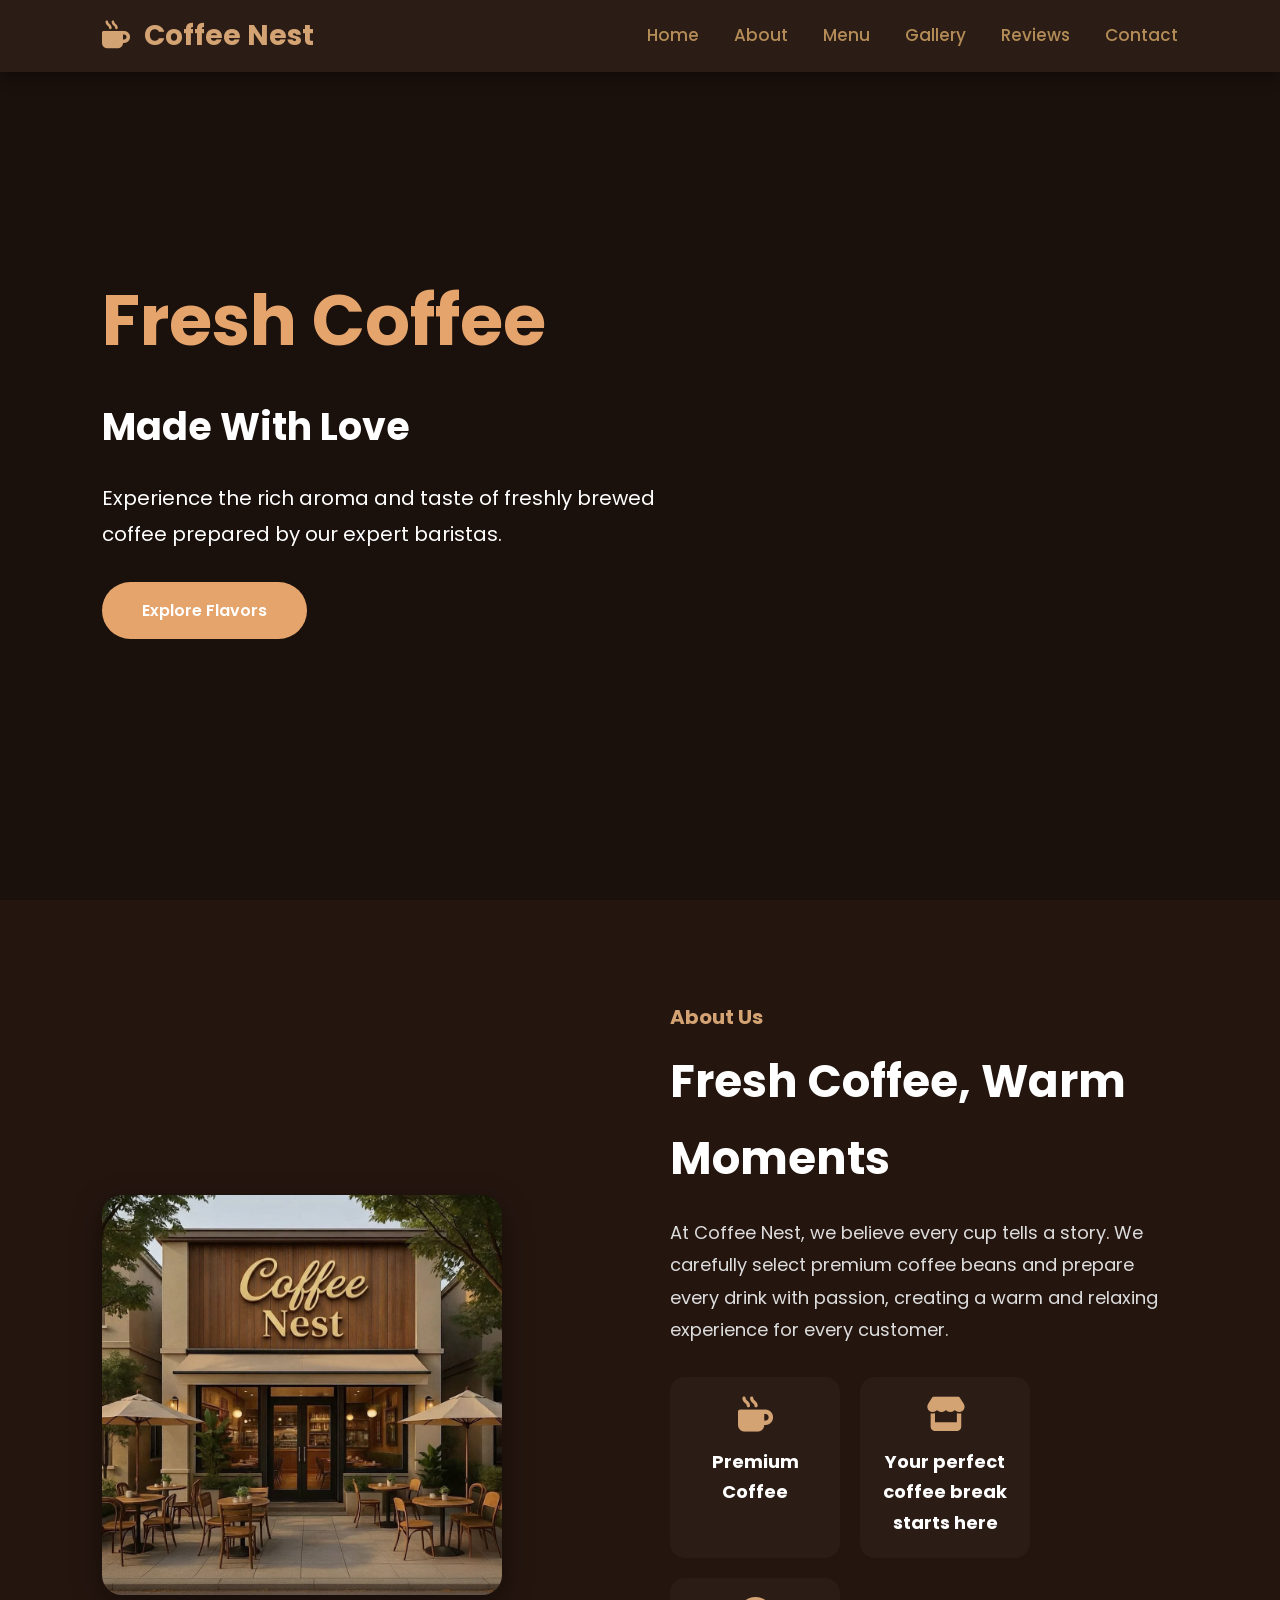
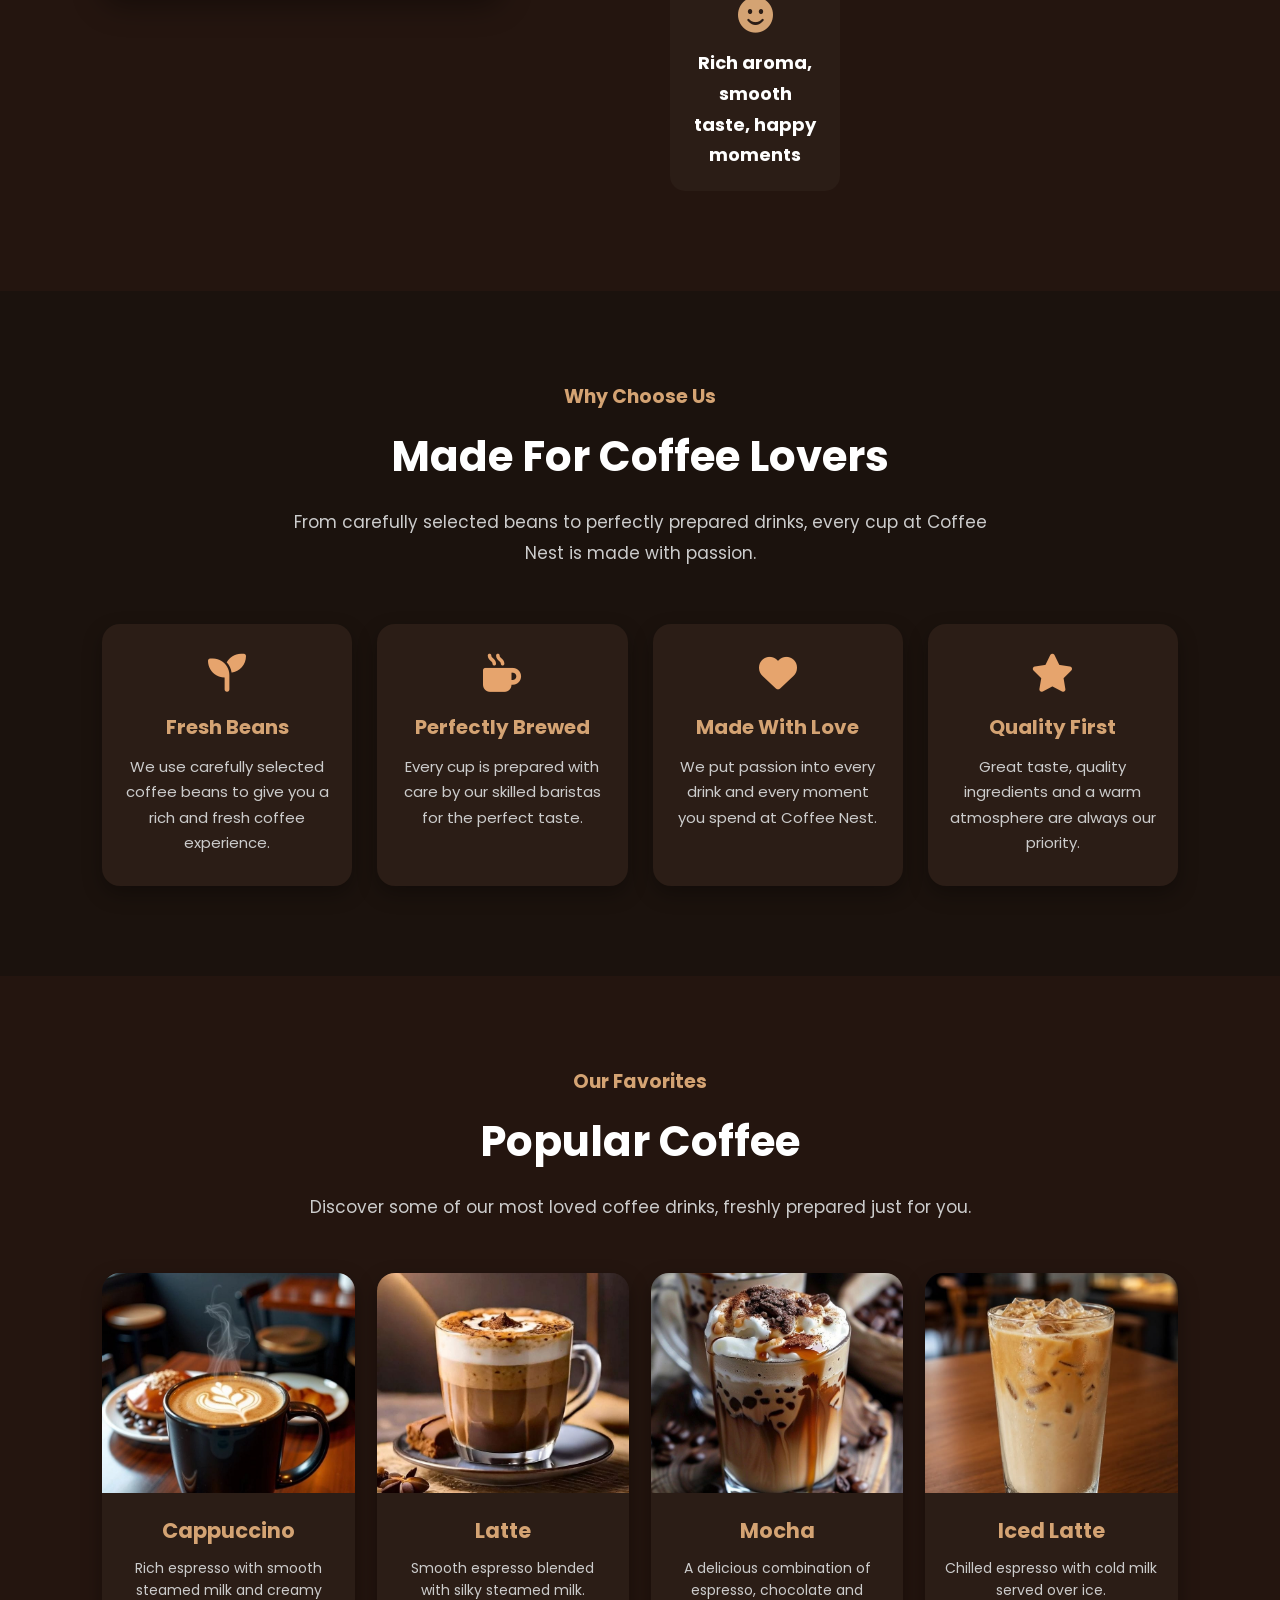
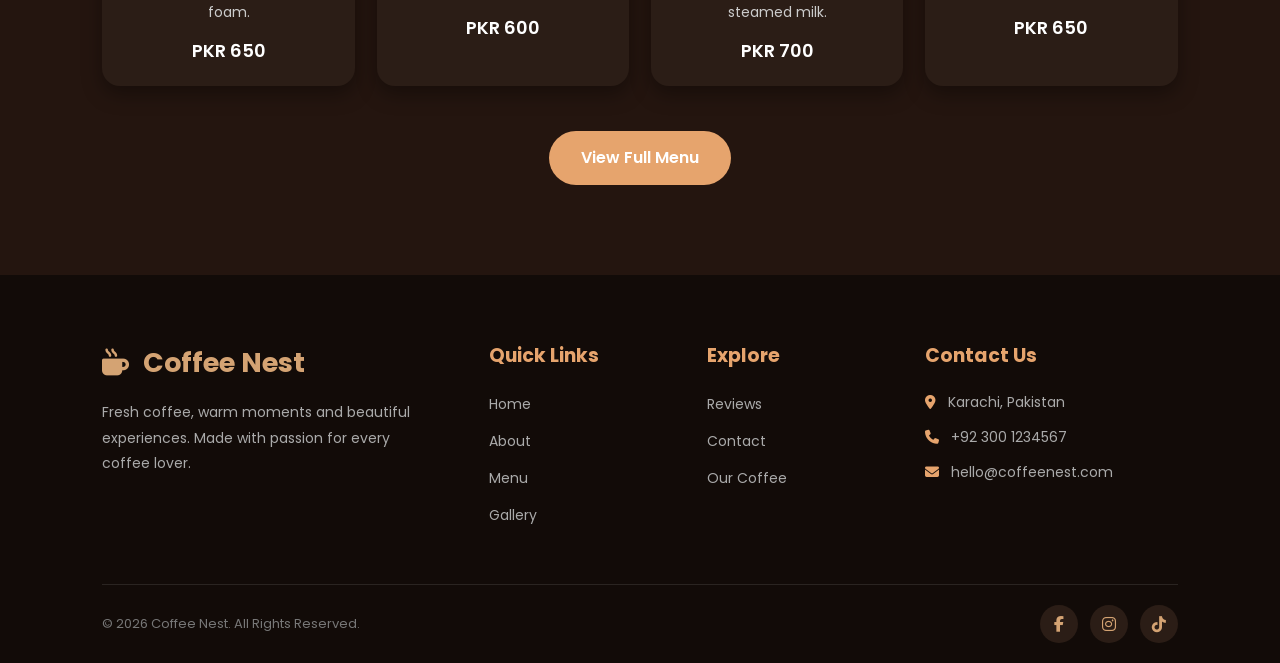
<file: index.html>
<!DOCTYPE html>
<html lang="en">

<head>

    <!-- ==========================
         Basic Website Information
    =========================== -->

    <meta charset="UTF-8">
    <meta name="viewport" content="width=device-width, initial-scale=1.0">

    <!-- ==========================
         Website Title
    =========================== -->

    <title>Coffee Nest </title>

    <!-- ==========================
         Website Icon (Optional)
    =========================== -->

    <link rel="icon" href="images/logo.png">

    <!-- ==========================
         CSS File
    =========================== -->

    <link rel="stylesheet" href="style.css">

    <!-- ==========================
         Google Font
    =========================== -->

    <link rel="preconnect" href="https://fonts.googleapis.com">
    <link rel="preconnect" href="https://fonts.gstatic.com" crossorigin>

    <link href="https://fonts.googleapis.com/css2?family=Poppins:wght@300;400;500;600;700&display=swap" rel="stylesheet">

    <!-- ==========================
         Font Awesome
    =========================== -->

    <link rel="stylesheet"
    href="https://cdnjs.cloudflare.com/ajax/libs/font-awesome/6.6.0/css/all.min.css">

</head>

<body>
     <!-- ==========================
     Navigation Bar

========================== -->

<nav>

    <div class="logo">
        <i class="fa-solid fa-mug-hot"></i>
        Coffee Nest
    </div>

    <ul>

        <li><a href="#home">Home</a></li>

        <li><a href="#about">About</a></li>

        <li><a href="menu.html">Menu</a></li>

        <li><a href="#gallery">Gallery</a></li>

        <li><a href="#reviews">Reviews</a></li>

        <li><a href="#contact">Contact</a></li>

    </ul>

</nav>
<!-- ==========================
         Hero Section
    ========================== -->

    <section class="hero" id="home">

    <video class="bg-video" autoplay muted loop playsinline>
        <source src="videos/coffee.mp4" type="video/mp4">
    </video>

    <div class="overlay"></div>

    <div class="hero-content">

        <h1>Fresh Coffee</h1>

        <h2>Made With Love</h2>

        <p>
            Experience the rich aroma and taste of freshly brewed coffee
            prepared by our expert baristas.
        </p>

        <a href=menu.html class="btn">Explore Flavors</a>

    </div>

</section>

<!-- ==========================
     About Section
========================== -->

<section class="about" id="about">

    <div class="about-image">
        <img src="images/about.jpeg" alt="Coffee Shop">
    </div>

    <div class="about-content">

        <h4>About Us</h4>

        <h2>Fresh Coffee, Warm Moments</h2>

        <p>
            At Coffee Nest, we believe every cup tells a story. We carefully
            select premium coffee beans and prepare every drink with passion,
            creating a warm and relaxing experience for every customer.
        </p>
 <div class="about-boxes">

            <div class="box">
                <i class="fa-solid fa-mug-hot"></i>
                <h3>Premium Coffee</h3>
            </div>

            <div class="box">
                <i class="fa-solid fa-store"></i>
                <h3>Your perfect coffee break starts here</h3>
            </div>

            <div class="box">
                <i class="fa-solid fa-face-smile"></i>
                <h3>Rich aroma, smooth taste, happy moments</h3>
            </div>

        </div>

    
    </div>

</section>

<!-- ==========================
     Why Choose Us
========================== -->

<section class="why-us">

    <div class="why-us-heading">

        <h4>Why Choose Us</h4>

        <h2>Made For Coffee Lovers</h2>

        <p>
            From carefully selected beans to perfectly prepared drinks,
            every cup at Coffee Nest is made with passion.
        </p>

    </div>


    <div class="why-us-container">


        <div class="why-card">

            <i class="fa-solid fa-seedling"></i>

            <h3>Fresh Beans</h3>

            <p>
                We use carefully selected coffee beans to give you
                a rich and fresh coffee experience.
            </p>

        </div>


        <div class="why-card">

            <i class="fa-solid fa-mug-hot"></i>

            <h3>Perfectly Brewed</h3>

            <p>
                Every cup is prepared with care by our skilled
                baristas for the perfect taste.
            </p>

        </div>


        <div class="why-card">

            <i class="fa-solid fa-heart"></i>

            <h3>Made With Love</h3>

            <p>
                We put passion into every drink and every moment
                you spend at Coffee Nest.
            </p>

        </div>


        <div class="why-card">

            <i class="fa-solid fa-star"></i>

            <h3>Quality First</h3>

            <p>
                Great taste, quality ingredients and a warm atmosphere
                are always our priority.
            </p>

        </div>

    </div>

</section>

<!-- ==========================
     Featured Coffee
========================== -->

<section class="featured-coffee">

    <div class="featured-heading">

        <h4>Our Favorites</h4>

        <h2>Popular Coffee</h2>

        <p>
            Discover some of our most loved coffee drinks,
            freshly prepared just for you.
        </p>

    </div>


    <div class="featured-container">


        <div class="featured-card">

            <img src="images/cappuccino.jpeg" alt="Cappuccino">

            <div class="featured-content">

                <h3>Cappuccino</h3>

                <p>
                    Rich espresso with smooth steamed milk
                    and creamy foam.
                </p>

                <span>PKR 650</span>

            </div>

        </div>


        <div class="featured-card">

            <img src="images/latte.jpeg" alt="Latte">

            <div class="featured-content">

                <h3>Latte</h3>

                <p>
                    Smooth espresso blended with
                    silky steamed milk.
                </p>

                <span>PKR 600</span>

            </div>

        </div>


        <div class="featured-card">

            <img src="images/mocha.jpeg" alt="Mocha">

            <div class="featured-content">

                <h3>Mocha</h3>

                <p>
                    A delicious combination of espresso,
                    chocolate and steamed milk.
                </p>

                <span>PKR 700</span>

            </div>

        </div>


        <div class="featured-card">

            <img src="images/iced-latte.jpeg" alt="Iced Latte">

            <div class="featured-content">

                <h3>Iced Latte</h3>

                <p>
                    Chilled espresso with cold milk
                    served over ice.
                </p>

                <span>PKR 650</span>

            </div>

        </div>

    </div>


    <div class="featured-button">

        <a href="menu.html" class="featured-btn">
            View Full Menu
        </a>

    </div>

</section>
<!-- ==========================
     Footer
========================== -->

<footer class="footer">

    <div class="footer-container">

        <!-- Brand -->

        <div class="footer-box">

            <div class="footer-logo">
                <i class="fa-solid fa-mug-hot"></i>
                Coffee Nest
            </div>

            <p>
                Fresh coffee, warm moments and beautiful experiences.
                Made with passion for every coffee lover.
            </p>

        </div>


        <!-- Quick Links -->

        <div class="footer-box">

            <h3>Quick Links</h3>

            <ul>

                <li><a href="index.html">Home</a></li>

                <li><a href="index.html#about">About</a></li>

                <li><a href="menu.html">Menu</a></li>

                <li><a href="gallery.html">Gallery</a></li>

            </ul>

        </div>


        <!-- More -->

        <div class="footer-box">

            <h3>Explore</h3>

            <ul>

                <li><a href="reviews.html">Reviews</a></li>

                <li><a href="contact.html">Contact</a></li>

                <li><a href="menu.html">Our Coffee</a></li>

            </ul>

        </div>


        <!-- Contact -->

        <div class="footer-box">

            <h3>Contact Us</h3>

            <p>
                <i class="fa-solid fa-location-dot"></i>
                Karachi, Pakistan
            </p>

            <p>
                <i class="fa-solid fa-phone"></i>
                +92 300 1234567
            </p>

            <p>
                <i class="fa-solid fa-envelope"></i>
                hello@coffeenest.com
            </p>

        </div>

    </div>


    <!-- Bottom Footer -->

    <div class="footer-bottom">

        <p>
            © 2026 Coffee Nest. All Rights Reserved.
        </p>

        <div class="social-icons">

            <a href="#"><i class="fa-brands fa-facebook-f"></i></a>

            <a href="#"><i class="fa-brands fa-instagram"></i></a>

            <a href="#"><i class="fa-brands fa-tiktok"></i></a>

        </div>

    </div>

</footer>

<script>

const backToTop = document.getElementById("backToTop");

window.addEventListener("scroll", function(){

    if(window.scrollY > 400){
        backToTop.style.display = "flex";
    }else{
        backToTop.style.display = "none";
    }

});

backToTop.addEventListener("click", function(){

    window.scrollTo({
        top: 0,
        behavior: "smooth"
    });

});

</script>

</body>

</html>
</file>
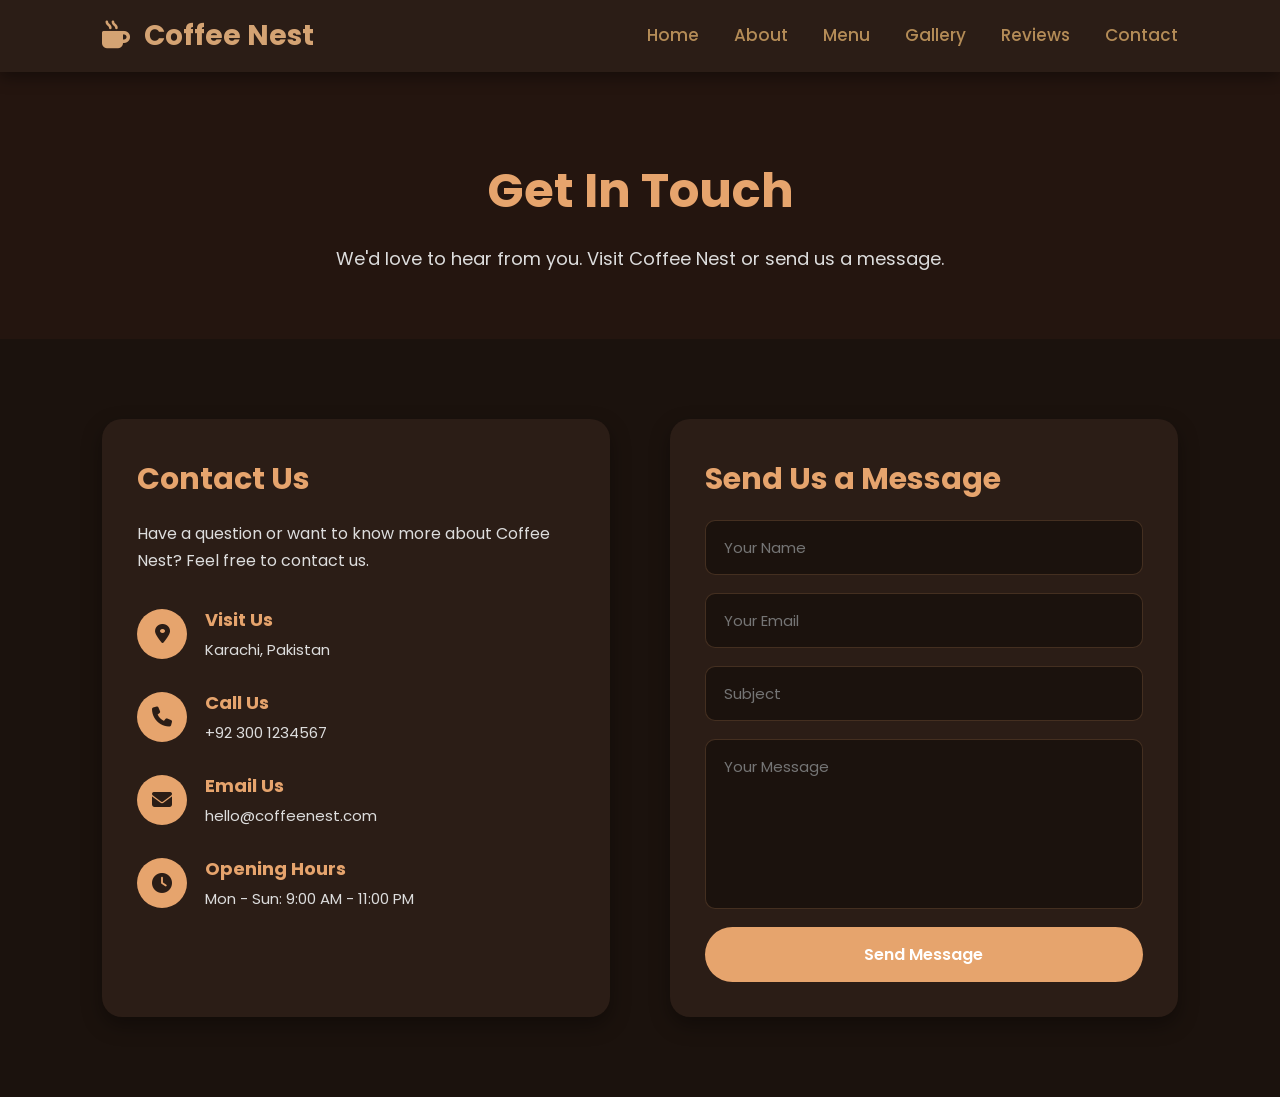
<file: contact.html>
<!DOCTYPE html>
<html lang="en">

<head>

    <meta charset="UTF-8">
    <meta name="viewport" content="width=device-width, initial-scale=1.0">

    <title>Contact | Coffee Nest</title>

    <link rel="stylesheet" href="style.css">

    <link rel="preconnect" href="https://fonts.googleapis.com">
    <link rel="preconnect" href="https://fonts.gstatic.com" crossorigin>

    <link href="https://fonts.googleapis.com/css2?family=Poppins:wght@300;400;500;600;700&display=swap" rel="stylesheet">

    <link rel="stylesheet"
    href="https://cdnjs.cloudflare.com/ajax/libs/font-awesome/6.6.0/css/all.min.css">

</head>

<body>

<!-- ==========================
     Navigation Bar
========================== -->

<nav>

    <div class="logo">
        <i class="fa-solid fa-mug-hot"></i>
        Coffee Nest
    </div>

    <ul>

        <li><a href="index.html">Home</a></li>

        <li><a href="index.html#about">About</a></li>

        <li><a href="menu.html">Menu</a></li>

        <li><a href="gallery.html">Gallery</a></li>

        <li><a href="reviews.html">Reviews</a></li>

        <li><a href="contact.html">Contact</a></li>

    </ul>

</nav>


<!-- ==========================
     Contact Hero
========================== -->

<section class="contact-hero">

    <h1>Get In Touch</h1>

    <p>
        We'd love to hear from you. Visit Coffee Nest or send us a message.
    </p>

</section>


<!-- ==========================
     Contact Section
========================== -->

<section class="contact-section">

    <div class="contact-container">


        <!-- Contact Information -->

        <div class="contact-info">

            <h2>Contact Us</h2>

            <p class="contact-intro">
                Have a question or want to know more about Coffee Nest?
                Feel free to contact us.
            </p>


            <div class="contact-item">

                <i class="fa-solid fa-location-dot"></i>

                <div>
                    <h3>Visit Us</h3>
                    <p>Karachi, Pakistan</p>
                </div>

            </div>


            <div class="contact-item">

                <i class="fa-solid fa-phone"></i>

                <div>
                    <h3>Call Us</h3>
                    <p>+92 300 1234567</p>
                </div>

            </div>


            <div class="contact-item">

                <i class="fa-solid fa-envelope"></i>

                <div>
                    <h3>Email Us</h3>
                    <p>hello@coffeenest.com</p>
                </div>

            </div>


            <div class="contact-item">

                <i class="fa-solid fa-clock"></i>

                <div>
                    <h3>Opening Hours</h3>
                    <p>Mon - Sun: 9:00 AM - 11:00 PM</p>
                </div>

            </div>

        </div>


        <!-- Contact Form -->

        <div class="contact-form">

            <h2>Send Us a Message</h2>

            <form>

                <input
                    type="text"
                    placeholder="Your Name"
                    required
                >

                <input
                    type="email"
                    placeholder="Your Email"
                    required
                >

                <input
                    type="text"
                    placeholder="Subject"
                    required
                >

                <textarea
                    rows="6"
                    placeholder="Your Message"
                    required
                ></textarea>

                <button type="submit">
                    Send Message
                </button>

            </form>

        </div>

    </div>

</section>

</body>

</html>
</file>
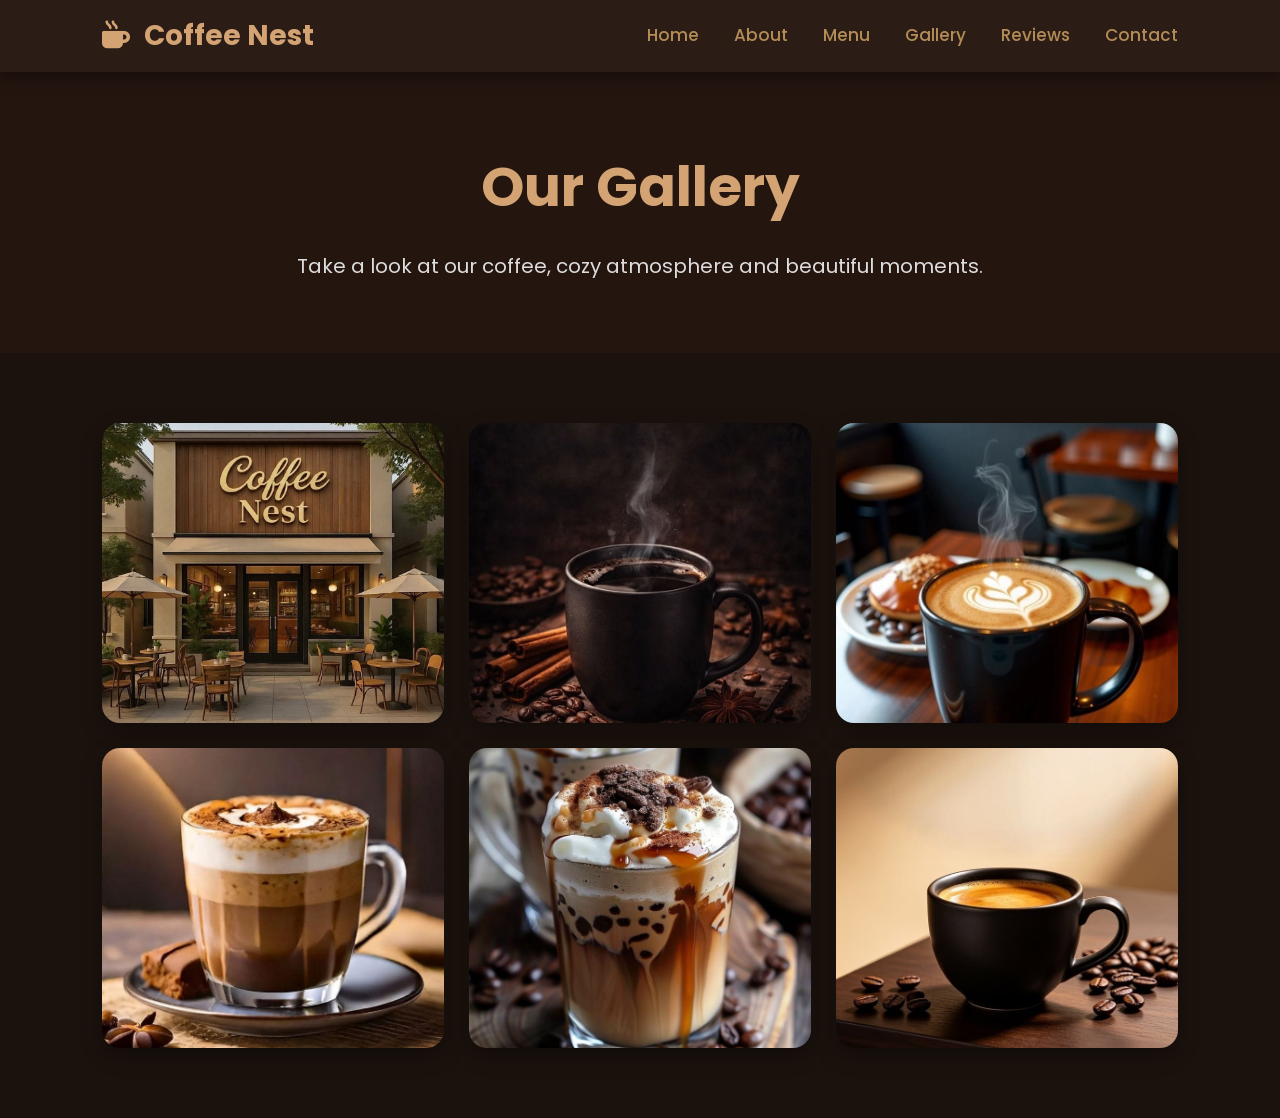
<file: gallery.html>
<!DOCTYPE html>
<html lang="en">

<head>

    <meta charset="UTF-8">
    <meta name="viewport" content="width=device-width, initial-scale=1.0">

    <title>Gallery | Coffee Nest</title>

    <link rel="stylesheet" href="style.css">

    <link rel="preconnect" href="https://fonts.googleapis.com">
    <link rel="preconnect" href="https://fonts.gstatic.com" crossorigin>

    <link href="https://fonts.googleapis.com/css2?family=Poppins:wght@300;400;500;600;700&display=swap" rel="stylesheet">

    <link rel="stylesheet"
    href="https://cdnjs.cloudflare.com/ajax/libs/font-awesome/6.6.0/css/all.min.css">

</head>

<body>

<!-- ==========================
     Navigation Bar
========================== -->

<nav>

    <div class="logo">
        <i class="fa-solid fa-mug-hot"></i>
        Coffee Nest
    </div>

    <ul>

        <li><a href="index.html">Home</a></li>

        <li><a href="index.html#about">About</a></li>

        <li><a href="menu.html">Menu</a></li>

        <li><a href="gallery.html">Gallery</a></li>

        <li><a href="reviews.html">Reviews</a></li>

        <li><a href="contact.html">Contact</a></li>

    </ul>

</nav>


<!-- ==========================
     Gallery Hero
========================== -->

<section class="gallery-hero">

    <h1>Our Gallery</h1>

    <p>
        Take a look at our coffee, cozy atmosphere and beautiful moments.
    </p>

</section>


<!-- ==========================
     Gallery Section
========================== -->

<section class="gallery-section">

    <div class="gallery-container">

        <div class="gallery-item">
            <img src="images/about.jpeg" alt="Coffee Shop">
        </div>

        <div class="gallery-item">
            <img src="images/espresso.jpeg" alt="Espresso Coffee">
        </div>

        <div class="gallery-item">
            <img src="images/cappuccino.jpeg" alt="Cappuccino">
        </div>

        <div class="gallery-item">
            <img src="images/latte.jpeg" alt="Latte">
        </div>

        <div class="gallery-item">
            <img src="images/mocha.jpeg" alt="Mocha">
        </div>

        <div class="gallery-item">
            <img src="images/americano.jpeg" alt="Americano">
        </div>

    </div>

</section>

</body>

</html>
</file>
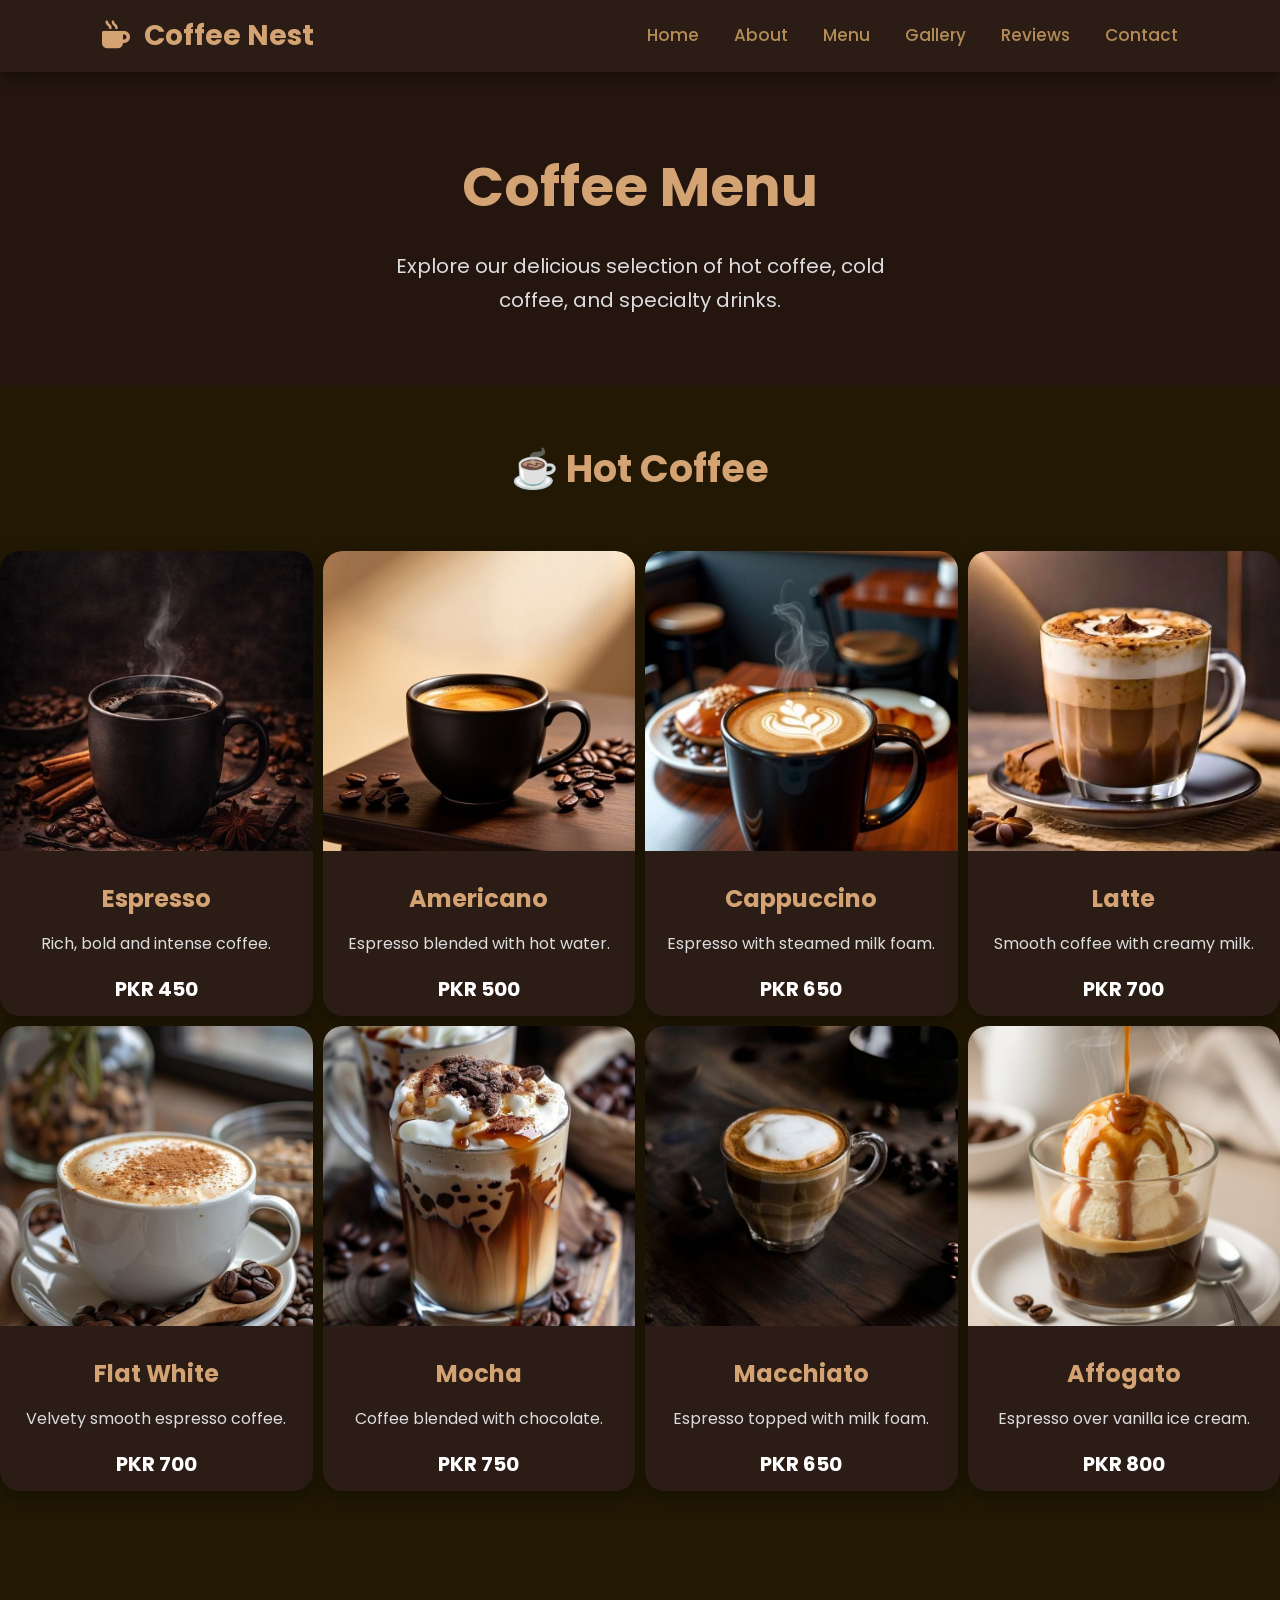
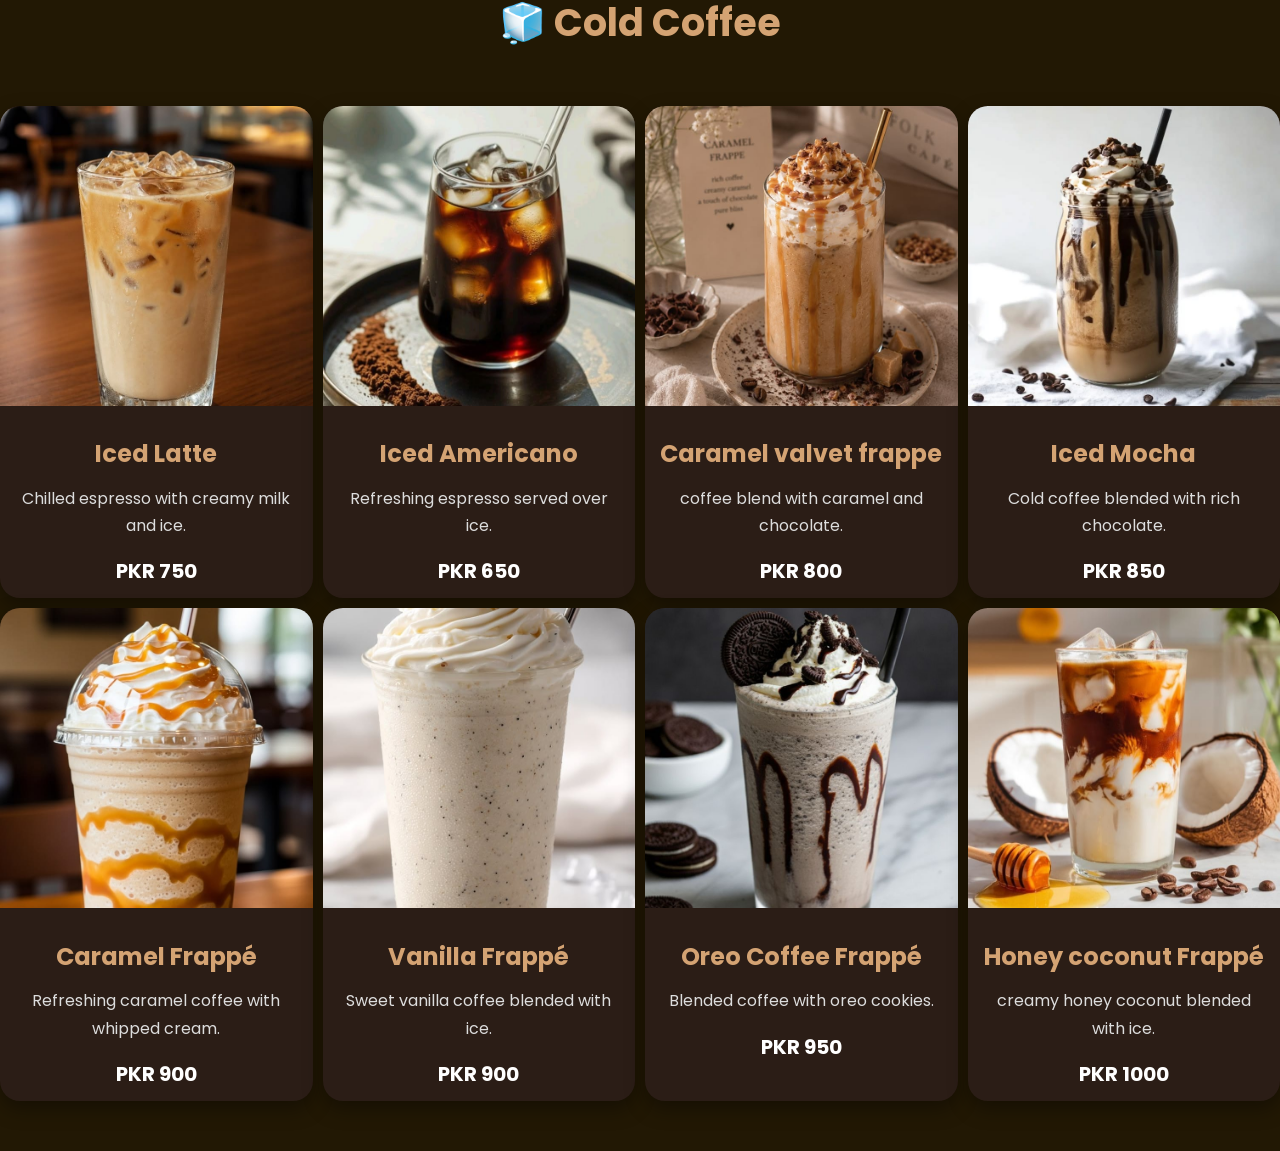
<file: menu.html>
<!DOCTYPE html>
<html lang="en">

<head>

    <meta charset="UTF-8">
    <meta name="viewport" content="width=device-width, initial-scale=1.0">

    <title>Menu | Coffee Nest</title>

    <link rel="stylesheet" href="style.css">

    <link rel="preconnect" href="https://fonts.googleapis.com">

    <link href="https://fonts.googleapis.com/css2?family=Poppins:wght@300;400;500;600;700&display=swap" rel="stylesheet">

    <link rel="stylesheet"
    href="https://cdnjs.cloudflare.com/ajax/libs/font-awesome/6.6.0/css/all.min.css">

</head>

<body>

<!-- ==========================
     Navigation Bar
========================== -->

<nav>

    <div class="logo">
        <i class="fa-solid fa-mug-hot"></i>
        Coffee Nest
    </div>

    <ul>

        <li><a href="index.html">Home</a></li>

        <li><a href="#about">About</a></li>

        <li><a href="menu.html">Menu</a></li>

        <li><a href="gallery.html">Gallery</a></li>

        <li><a href="reviews.html">Reviews</a></li>

        <li><a href="contact.html">Contact</a></li>

    </ul>

</nav>
<!-- ==========================
     Menu Hero
========================== -->

<section class="menu-hero">

    <h1>Coffee Menu</h1>

    <p>
        Explore our delicious selection of hot coffee, cold coffee, and specialty drinks.
    </p>

</section>
<!-- ==========================
     Hot Coffee
========================== -->

<section class="menu-section">

    <h2>☕ Hot Coffee</h2>

    <div class="menu-container">

        <div class="menu-card">
            <img src="images/espresso.jpeg" alt="Espresso">
            <h3>Espresso</h3>
            <p>Rich, bold and intense coffee.</p>
            <span>PKR 450</span>
        </div>

        <div class="menu-card">
            <img src="images/americano.jpeg" alt="Americano">
            <h3>Americano</h3>
            <p>Espresso blended with hot water.</p>
            <span>PKR 500</span>
        </div>

        <div class="menu-card">
            <img src="images/cappuccino.jpeg" alt="Cappuccino">
            <h3>Cappuccino</h3>
            <p>Espresso with steamed milk foam.</p>
            <span>PKR 650</span>
        </div>

        <div class="menu-card">
            <img src="images/latte.jpeg" alt="Latte">
            <h3>Latte</h3>
            <p>Smooth coffee with creamy milk.</p>
            <span>PKR 700</span>
        </div>

        <div class="menu-card">
            <img src="images/flat white.jpeg" alt="Flat White">
            <h3>Flat White</h3>
            <p>Velvety smooth espresso coffee.</p>
            <span>PKR 700</span>
        </div>

        <div class="menu-card">
            <img src="images/mocha.jpeg" alt="Mocha">
            <h3>Mocha</h3>
            <p>Coffee blended with chocolate.</p>
            <span>PKR 750</span>
        </div>

        <div class="menu-card">
            <img src="images/macchiato.jpeg" alt="Macchiato">
            <h3>Macchiato</h3>
            <p>Espresso topped with milk foam.</p>
            <span>PKR 650</span>
        </div>

        <div class="menu-card">
            <img src="images/affogato.jpeg" alt="Affogato">
            <h3>Affogato</h3>
            <p>Espresso over vanilla ice cream.</p>
            <span>PKR 800</span>
        </div>

    </div>

</section>

<!-- ==========================
     Cold Coffee
========================== -->

<section class="menu-section">

    <h2>🧊 Cold Coffee</h2>

    <div class="menu-container">

        <div class="menu-card">
            <img src="images/iced-latte.jpeg" alt="Iced Latte">
            <h3>Iced Latte</h3>
            <p>Chilled espresso with creamy milk and ice.</p>
            <span>PKR 750</span>
        </div>

        <div class="menu-card">
            <img src="images/iced-americano.jpeg" alt="Iced Americano">
            <h3>Iced Americano</h3>
            <p>Refreshing espresso served over ice.</p>
            <span>PKR 650</span>
        </div>

        <div class="menu-card">
            <img src="images/caramel valvet-frappe.jpeg" alt="caramel valvet-frappe">
            <h3>Caramel valvet frappe</h3>
            <p>coffee blend with caramel and chocolate.</p>
            <span>PKR 800</span>
        </div>

        <div class="menu-card">
            <img src="images/iced-mocha.jpeg" alt="Iced Mocha">
            <h3>Iced Mocha</h3>
            <p>Cold coffee blended with rich chocolate.</p>
            <span>PKR 850</span>
        </div>

        <div class="menu-card">
            <img src="images/caramel-frappe.jpeg" alt="Caramel Frappe">
            <h3>Caramel Frappé</h3>
            <p>Refreshing caramel coffee with whipped cream.</p>
            <span>PKR 900</span>
        </div>

        <div class="menu-card">
            <img src="images/vanilla-frappe.jpeg" alt="Vanilla Frappe">
            <h3>Vanilla Frappé</h3>
            <p>Sweet vanilla coffee blended with ice.</p>
            <span>PKR 900</span>
        </div>

<div class="menu-card">
            <img src="images/oreo coffee-frappe.jpeg" alt="oreo coffee Frappe">
            <h3>Oreo Coffee Frappé</h3>
            <p>Blended coffee with oreo cookies.</p>
            <span>PKR 950</span>
        </div>

        <div class="menu-card">
            <img src="images/honey coconut-frappe.jpeg" alt="honey coconut Frappe">
            <h3>Honey coconut Frappé</h3>
            <p>creamy honey coconut blended with ice.</p>
            <span>PKR 1000</span>
        </div>




    </div>

</section>
</file>
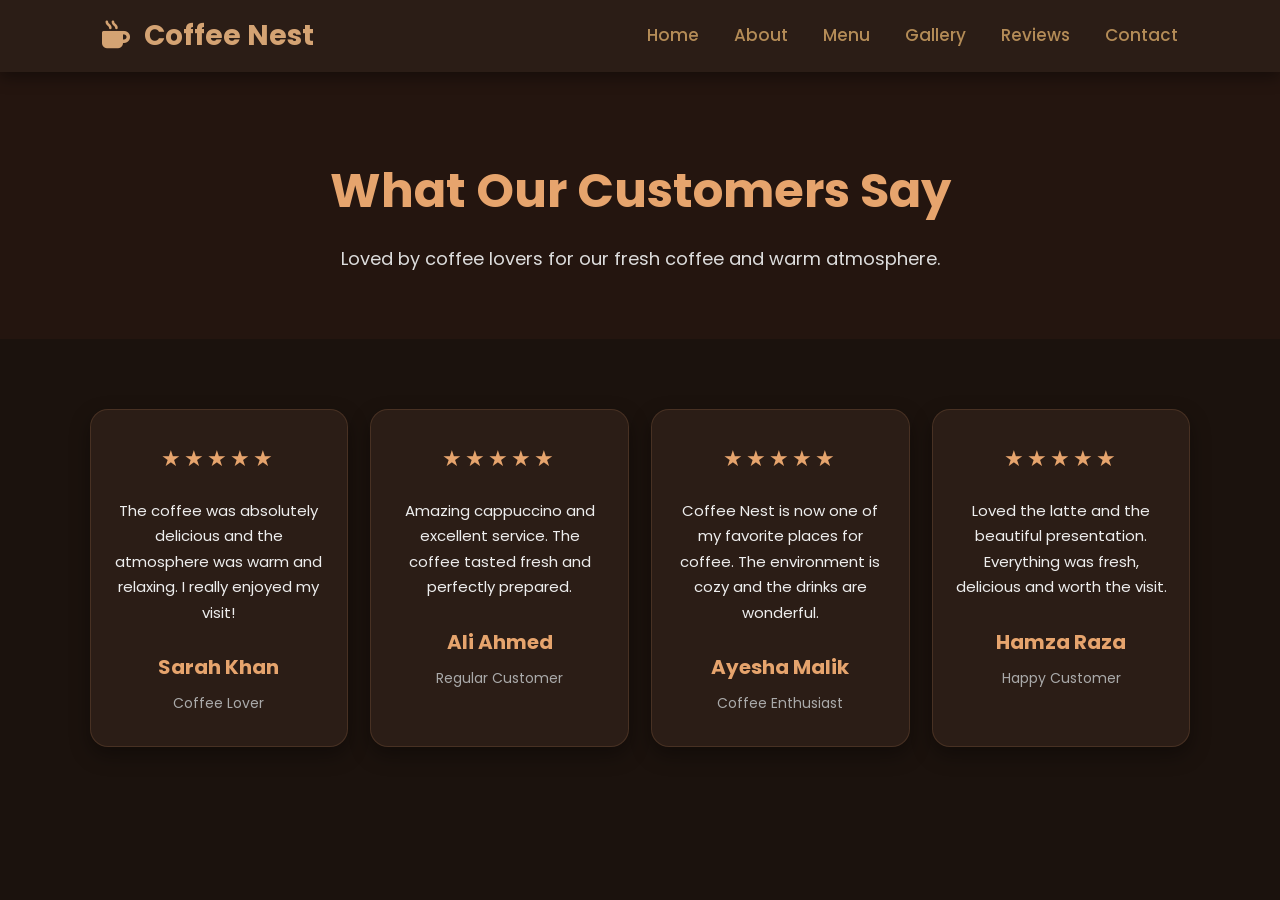
<file: reviews.html>
<!DOCTYPE html>
<html lang="en">

<head>

    <meta charset="UTF-8">
    <meta name="viewport" content="width=device-width, initial-scale=1.0">

    <title>Reviews | Coffee Nest</title>

    <link rel="stylesheet" href="style.css">

    <link rel="preconnect" href="https://fonts.googleapis.com">
    <link rel="preconnect" href="https://fonts.gstatic.com" crossorigin>

    <link href="https://fonts.googleapis.com/css2?family=Poppins:wght@300;400;500;600;700&display=swap" rel="stylesheet">

    <link rel="stylesheet"
    href="https://cdnjs.cloudflare.com/ajax/libs/font-awesome/6.6.0/css/all.min.css">

</head>

<body>

<!-- ==========================
     Navigation Bar
========================== -->

<nav>

    <div class="logo">
        <i class="fa-solid fa-mug-hot"></i>
        Coffee Nest
    </div>

    <ul>

        <li><a href="index.html">Home</a></li>
        <li><a href="index.html#about">About</a></li>
        <li><a href="menu.html">Menu</a></li>
        <li><a href="gallery.html">Gallery</a></li>
        <li><a href="reviews.html">Reviews</a></li>
        <li><a href="contact.html">Contact</a></li>

    </ul>

</nav>


<!-- ==========================
     Reviews Hero
========================== -->

<section class="customer-reviews-hero">

    <h1>What Our Customers Say</h1>

    <p>
        Loved by coffee lovers for our fresh coffee and warm atmosphere.
    </p>

</section>


<!-- ==========================
     Customer Reviews
========================== -->

<section class="customer-reviews">

    <div class="customer-review-container">


        <div class="customer-review-card">

            <div class="customer-stars">
                ★★★★★
            </div>

            <p>
                The coffee was absolutely delicious and the atmosphere
                was warm and relaxing. I really enjoyed my visit!
            </p>

            <h3>Sarah Khan</h3>

            <span>Coffee Lover</span>

        </div>


        <div class="customer-review-card">

            <div class="customer-stars">
                ★★★★★
            </div>

            <p>
                Amazing cappuccino and excellent service. The coffee
                tasted fresh and perfectly prepared.
            </p>

            <h3>Ali Ahmed</h3>

            <span>Regular Customer</span>

        </div>


        <div class="customer-review-card">

            <div class="customer-stars">
                ★★★★★
            </div>

            <p>
                Coffee Nest is now one of my favorite places for coffee.
                The environment is cozy and the drinks are wonderful.
            </p>

            <h3>Ayesha Malik</h3>

            <span>Coffee Enthusiast</span>

        </div>


        <div class="customer-review-card">

            <div class="customer-stars">
                ★★★★★
            </div>

            <p>
                Loved the latte and the beautiful presentation.
                Everything was fresh, delicious and worth the visit.
            </p>

            <h3>Hamza Raza</h3>

            <span>Happy Customer</span>

        </div>

    </div>

</section>

</body>

</html>
</file>
<file: style.css>
/* ==========================
   Reset
========================== */

*{
    margin:0;
    padding:0;
    box-sizing:border-box;
    scroll-behavior:smooth;
    font-family:'Poppins',sans-serif;
}

/* ==========================
   Body
========================== */

body{
    background:#1b120d;
    color:#ffffff;
    line-height:1.7;
    overflow-x:hidden;
}
/* ==========================
   Navigation Bar
========================== */

nav{
    width:100%;
    background:#2b1d16;
    display:flex;
    justify-content:space-between;
    align-items:center;
    padding:12px 8%;
    position:fixed;
    top:0;
    left:0;
    z-index:1000;
    box-shadow:0 5px 15px rgba(0,0,0,.4);
}

.logo{
    font-size:28px;
    font-weight:700;
    color:#d4a373;
}

.logo i{
    margin-right:8px;
}

nav ul{
    display:flex;
    list-style:none;
    gap:35px;
}

nav ul li a{
    text-decoration:none;
    color:#b48c57;
    font-size:17px;
    font-weight:500;
    transition:.3s;
}

nav ul li a:hover{
    color:#ddbd9d;
}


 /* ==========================
   Hero Section
========================== */

.hero{
    position:relative;
    width:100%;
    height:100vh;
    overflow:hidden;
    display:flex;
    align-items:center;
    padding-left:8%;
}

.bg-video{
    position:absolute;
    top:0;
    left:0;
    width:100%;
    height:100%;
    object-fit:cover;
    z-index:-2;
}

.overlay{
    position:absolute;
    top:0;
    left:0;
    width:100%;
    height:100%;
    background:rgba(20,10,5,0.10);
    z-index:-1;
}

.hero-content{
    max-width:600px;
    color:#fff;
}

.hero-content h1{
    font-size:70px;
    color:#e6a46d;
    margin-bottom:15px;
}

.hero-content h2{
    font-size:38px;
    margin-bottom:20px;
}

.hero-content p{
    font-size:20px;
    line-height:1.8;
    margin-bottom:30px;
}

.btn{
    display:inline-block;
    padding:15px 40px;
    background:#e6a46d;
    color:#fff;
    text-decoration:none;
    border-radius:40px;
    font-weight:600;
    transition:.3s;
}

.btn:hover{
    background:#c9854f;
}
/* ==========================
   About Section
========================== */

.about{
    display:flex;
    justify-content:space-between;
    align-items:center;
    gap:60px;
    padding:100px 8%;
    background:#24150f;
}

.about-image{
    flex:1;
}

.about-image img{
    width:100%;
    max-width:400px;
    border-radius:20px;
    display:block;
    box-shadow:0 10px 30px rgba(0,0,0,.4);
}

.about-content{
    flex:1;
}

.about-content h4{
    color:#d4a373;
    font-size:20px;
    margin-bottom:10px;
}

.about-content h2{
    font-size:45px;
    margin-bottom:20px;
}

.about-content p{
    font-size:18px;
    color:#dddddd;
    margin-bottom:30px;
    line-height:1.8;
}

.about-boxes{
    display:flex;
    gap:20px;
    flex-wrap:wrap;
}

.box{
    background:#2b1d16;
    padding:20px;
    border-radius:15px;
    width:170px;
    text-align:center;
    transition:.3s;
}

.box:hover{
    transform:translateY(-8px);
}

.box i{
    font-size:35px;
    color:#d4a373;
    margin-bottom:15px;
}

.box h3{
    font-size:18px;
}

/* ==========================
   Menu Hero
========================== */

.menu-hero{
    padding:140px 8% 70px;
    text-align:center;
    background:#24150f;
}

.menu-hero h1{
    font-size:55px;
    color:#d4a373;
    margin-bottom:15px;
}

.menu-hero p{
    font-size:20px;
    color:#dddddd;
    max-width:500px;
    margin:auto;
}

/* ==========================
   Menu Section
========================== */

.menu-section{
    padding:50px 0;
    background:#221804;
}

.menu-section h2{
    font-size:38px;
    color:#d4a373;
    text-align:center;
    margin-bottom:50px;
}

.menu-container{
    display:grid;
    grid-template-columns:repeat(4, 1fr);;
    gap:10px;
}

.menu-card{
    background:#2b1d16;
    border-radius:20px;
    overflow:hidden;
    text-align:center;
    transition:.4s;
    box-shadow:0 8px 20px rgba(0,0,0,.35);
    
}

.menu-card:hover{
    transform:translateY(-10px);
}

.menu-card img{
    width:100%;
    height:300px;
    object-fit:cover;
}

.menu-card h3{
    margin:20px 0 10px;
    font-size:24px;
    color:#d4a373;
}

.menu-card p{
    color:#dddddd;
    padding:0 20px;
    margin-bottom:15px;
    font-size:16px;
}

.menu-card span{
    display:block;
    font-size:20px;
    font-weight:bold;
    color:#ffffff;
    margin-bottom:10px;
}
/* ==========================
   Gallery Hero
========================== */

.gallery-hero{
    padding:140px 8% 70px;
    text-align:center;
    background:#24150f;
}

.gallery-hero h1{
    font-size:55px;
    color:#d4a373;
    margin-bottom:15px;
}

.gallery-hero p{
    font-size:20px;
    color:#dddddd;
}


/* ==========================
   Gallery Section
========================== */

.gallery-section{
    padding:70px 8%;
    background:#1b120d;
}

.gallery-container{
    display:grid;
    grid-template-columns:repeat(3,1fr);
    gap:25px;
}

.gallery-item{
    height:300px;
    overflow:hidden;
    border-radius:18px;
    box-shadow:0 8px 20px rgba(0,0,0,.35);
}

.gallery-item img{
    width:100%;
    height:100%;
    object-fit:cover;
    display:block;
    transition:.4s;
}

.gallery-item:hover img{
    transform:scale(1.08);
}

/* ==========================
   Reviews Hero
========================== */

.reviews-hero{
    padding:150px 8% 70px;
    text-align:center;
    background:#24150f;
}

.reviews-hero h1{
    font-size:50px;
    color:#e6a46d;
    margin-bottom:12px;
}

.reviews-hero p{
    font-size:18px;
    color:#dddddd;
}


/* ==========================
   Reviews Section
========================== */

.reviews-section{
    padding:70px 8%;
    background:#1b120d;
}

.reviews-container{
    display:grid;
    grid-template-columns:repeat(2, 1fr);
    gap:30px;
    max-width:1050px;
    margin:0 auto;
}


/* ==========================
   Review Card
========================== */

.review-card{
    background:#2b1d16;
    padding:32px;
    border-radius:20px;
    text-align:center;
    border:1px solid rgba(212,163,115,.15);
    box-shadow:0 10px 25px rgba(0,0,0,.35);
    transition:.3s;
}

.review-card:hover{
    transform:translateY(-8px);
    box-shadow:0 15px 30px rgba(0,0,0,.5);
}


/* Stars */

.stars{
    color:#e6a46d;
    font-size:24px;
    letter-spacing:4px;
    margin-bottom:18px;
}


/* Review Text */

.review-card p{
    color:#eeeeee;
    font-size:16px;
    line-height:1.8;
    margin-bottom:22px;
}


/* Customer Name */

.review-card h3{
    color:#d4a373;
    font-size:21px;
    margin-bottom:5px;
}


/* Customer Type */

.review-card span{
    color:#aaa;
    font-size:14px;
}


/* ==========================
   Mobile
========================== */

@media(max-width:768px){

    .reviews-container{
        grid-template-columns:1fr;
    }

    .reviews-hero h1{
        font-size:40px;
    }

}

/* ==========================
   Customer Reviews Hero
========================== */

.customer-reviews-hero{
    padding:150px 8% 65px;
    text-align:center;
    background:#24150f;
}

.customer-reviews-hero h1{
    font-size:48px;
    color:#e6a46d;
    margin-bottom:12px;
}

.customer-reviews-hero p{
    font-size:18px;
    color:#dddddd;
}


/* ==========================
   Customer Reviews
========================== */

.customer-reviews{
    padding:70px 7%;
    background:#1b120d;
}

.customer-review-container{
    display:grid;
    grid-template-columns:repeat(4, 1fr);
    gap:22px;
    max-width:1200px;
    margin:auto;
}


/* ==========================
   Review Card
========================== */

.customer-review-card{
    background:#2b1d16;
    padding:30px 22px;
    border-radius:18px;
    text-align:center;
    min-height:280px;

    border:1px solid rgba(230,164,109,.15);

    box-shadow:0 8px 20px rgba(0,0,0,.35);

    transition:.3s;
}

.customer-review-card:hover{
    transform:translateY(-7px);
}


/* Stars */

.customer-stars{
    color:#e6a46d;
    font-size:22px;
    letter-spacing:3px;
    margin-bottom:20px;
}


/* Review */

.customer-review-card p{
    color:#eeeeee;
    font-size:15px;
    line-height:1.7;
    margin-bottom:25px;
}


/* Name */

.customer-review-card h3{
    color:#e6a46d;
    font-size:20px;
    margin-bottom:5px;
}


/* Customer Type */

.customer-review-card span{
    color:#aaa;
    font-size:14px;
}


/* ==========================
   Responsive
========================== */

@media(max-width:1000px){

    .customer-review-container{
        grid-template-columns:repeat(2,1fr);
    }

}

@media(max-width:600px){

    .customer-review-container{
        grid-template-columns:1fr;
    }

    .customer-reviews-hero h1{
        font-size:36px;
    }

}
/* ==========================
   Contact Hero
========================== */

.contact-hero{
    padding:150px 8% 65px;
    text-align:center;
    background:#24150f;
}

.contact-hero h1{
    font-size:48px;
    color:#e6a46d;
    margin-bottom:12px;
}

.contact-hero p{
    font-size:18px;
    color:#dddddd;
}


/* ==========================
   Contact Section
========================== */

.contact-section{
    padding:80px 8%;
    background:#1b120d;
}

.contact-container{
    max-width:1100px;
    margin:auto;

    display:grid;
    grid-template-columns:1fr 1fr;
    gap:60px;
}


/* ==========================
   Contact Information
========================== */

.contact-info{
    background:#2b1d16;
    padding:35px;
    border-radius:20px;
    box-shadow:0 8px 20px rgba(0,0,0,.35);
}

.contact-info h2,
.contact-form h2{
    color:#e6a46d;
    font-size:30px;
    margin-bottom:15px;
}

.contact-intro{
    color:#dddddd;
    margin-bottom:30px;
    line-height:1.7;
}


.contact-item{
    display:flex;
    align-items:center;
    gap:18px;
    margin-bottom:25px;
}


.contact-item i{
    width:50px;
    height:50px;

    display:flex;
    align-items:center;
    justify-content:center;

    background:#e6a46d;
    color:#2b1d16;

    border-radius:50%;
    font-size:20px;
}


.contact-item h3{
    color:#e6a46d;
    font-size:18px;
    margin-bottom:2px;
}


.contact-item p{
    color:#dddddd;
    font-size:15px;
}


/* ==========================
   Contact Form
========================== */

.contact-form{
    background:#2b1d16;
    padding:35px;
    border-radius:20px;
    box-shadow:0 8px 20px rgba(0,0,0,.35);
}


.contact-form form{
    display:flex;
    flex-direction:column;
    gap:18px;
}


.contact-form input,
.contact-form textarea{
    width:100%;
    padding:15px 18px;

    background:#1b120d;
    color:#ffffff;

    border:1px solid rgba(230,164,109,.2);

    border-radius:10px;

    outline:none;

    font-family:'Poppins',sans-serif;
    font-size:15px;
}


.contact-form textarea{
    resize:none;
}


.contact-form input:focus,
.contact-form textarea:focus{
    border-color:#e6a46d;
}


.contact-form button{
    padding:15px;

    background:#e6a46d;
    color:#ffffff;

    border:none;
    border-radius:30px;

    font-size:16px;
    font-weight:600;

    cursor:pointer;
    transition:.3s;
}


.contact-form button:hover{
    background:#c9854f;
    transform:translateY(-2px);
}


/* ==========================
   Responsive
========================== */

@media(max-width:800px){

    .contact-container{
        grid-template-columns:1fr;
    }

}

/* ==========================
   Why Choose Us
========================== */

.why-us{
    padding:90px 8%;
    background:#1b120d;
}

.why-us-heading{
    text-align:center;
    max-width:700px;
    margin:0 auto 55px;
}

.why-us-heading h4{
    color:#d4a373;
    font-size:19px;
    margin-bottom:8px;
}

.why-us-heading h2{
    font-size:42px;
    color:#ffffff;
    margin-bottom:15px;
}

.why-us-heading p{
    color:#cccccc;
    font-size:17px;
    line-height:1.8;
}

.why-us-container{
    display:grid;
    grid-template-columns:repeat(4,1fr);
    gap:25px;
}

.why-card{
    background:#2b1d16;
    padding:30px 22px;
    border-radius:18px;
    text-align:center;
    box-shadow:0 8px 20px rgba(0,0,0,.3);
    transition:.3s;
}

.why-card:hover{
    transform:translateY(-8px);
}

.why-card i{
    font-size:38px;
    color:#e6a46d;
    margin-bottom:18px;
}

.why-card h3{
    font-size:20px;
    color:#d4a373;
    margin-bottom:10px;
}

.why-card p{
    color:#cccccc;
    font-size:15px;
    line-height:1.7;
}

@media(max-width:900px){

    .why-us-container{
        grid-template-columns:repeat(2,1fr);
    }

}

@media(max-width:600px){

    .why-us-container{
        grid-template-columns:1fr;
    }

    .why-us-heading h2{
        font-size:32px;
    }

}

/* ==========================
   Featured Coffee
========================== */

.featured-coffee{
    padding:90px 8%;
    background:#24150f;
}

.featured-heading{
    text-align:center;
    max-width:700px;
    margin:0 auto 50px;
}

.featured-heading h4{
    color:#d4a373;
    font-size:19px;
    margin-bottom:8px;
}

.featured-heading h2{
    font-size:42px;
    color:#ffffff;
    margin-bottom:15px;
}

.featured-heading p{
    color:#cccccc;
    font-size:17px;
    line-height:1.8;
}


/* ==========================
   Featured Cards
========================== */

.featured-container{
    display:grid;
    grid-template-columns:repeat(4,1fr);
    gap:22px;
    max-width:1200px;
    margin:auto;
}

.featured-card{
    background:#2b1d16;
    border-radius:18px;
    overflow:hidden;
    box-shadow:0 8px 20px rgba(0,0,0,.35);
    transition:.3s;
}

.featured-card:hover{
    transform:translateY(-8px);
}

.featured-card img{
    width:100%;
    height:220px;
    object-fit:cover;
    display:block;
}

.featured-content{
    padding:20px;
    text-align:center;
}

.featured-content h3{
    color:#d4a373;
    font-size:21px;
    margin-bottom:8px;
}

.featured-content p{
    color:#cccccc;
    font-size:14px;
    line-height:1.6;
    margin-bottom:12px;
}

.featured-content span{
    color:#ffffff;
    font-size:18px;
    font-weight:600;
}


/* ==========================
   View Menu Button
========================== */

.featured-button{
    text-align:center;
    margin-top:45px;
}

.featured-btn{
    display:inline-block;
    padding:13px 32px;
    background:#e6a46d;
    color:#ffffff;
    text-decoration:none;
    border-radius:30px;
    font-weight:600;
    transition:.3s;
}

.featured-btn:hover{
    background:#c9854f;
    transform:translateY(-2px);
}


/* ==========================
   Responsive
========================== */

@media(max-width:1000px){

    .featured-container{
        grid-template-columns:repeat(2,1fr);
    }

}

@media(max-width:600px){

    .featured-container{
        grid-template-columns:1fr;
    }

    .featured-heading h2{
        font-size:32px;
    }

}

/* ==========================
   Footer
========================== */

.footer{
    background:#120b08;
    padding:65px 8% 20px;
    color:#ffffff;
}

.footer-container{
    max-width:1200px;
    margin:auto;

    display:grid;
    grid-template-columns:2fr 1fr 1fr 1.5fr;
    gap:50px;
}


/* Brand */

.footer-logo{
    font-size:27px;
    font-weight:700;
    color:#d4a373;
    margin-bottom:15px;
}

.footer-logo i{
    margin-right:8px;
}

.footer-box p{
    color:#aaa;
    font-size:14px;
    line-height:1.8;
}


/* Headings */

.footer-box h3{
    color:#e6a46d;
    font-size:19px;
    margin-bottom:18px;
}


/* Links */

.footer-box ul{
    list-style:none;
}

.footer-box ul li{
    margin-bottom:10px;
}

.footer-box ul li a{
    color:#aaa;
    text-decoration:none;
    font-size:14px;
    transition:.3s;
}

.footer-box ul li a:hover{
    color:#e6a46d;
}


/* Contact */

.footer-box > p{
    margin-bottom:10px;
}

.footer-box p i{
    color:#e6a46d;
    margin-right:8px;
}


/* ==========================
   Footer Bottom
========================== */

.footer-bottom{
    max-width:1200px;
    margin:45px auto 0;
    padding-top:20px;

    border-top:1px solid rgba(255,255,255,.1);

    display:flex;
    justify-content:space-between;
    align-items:center;
}

.footer-bottom p{
    color:#777;
    font-size:13px;
}


/* Social Icons */

.social-icons{
    display:flex;
    gap:12px;
}

.social-icons a{
    width:38px;
    height:38px;

    display:flex;
    align-items:center;
    justify-content:center;

    background:#2b1d16;
    color:#d4a373;

    border-radius:50%;
    text-decoration:none;

    transition:.3s;
}

.social-icons a:hover{
    background:#e6a46d;
    color:#ffffff;
}


/* ==========================
   Footer Responsive
========================== */

@media(max-width:900px){

    .footer-container{
        grid-template-columns:repeat(2,1fr);
    }

}

@media(max-width:600px){

    .footer-container{
        grid-template-columns:1fr;
    }

    .footer-bottom{
        flex-direction:column;
        gap:20px;
        text-align:center;
    }

}

/* ==========================
   Mobile Responsive
========================== */

@media (max-width: 768px){

    /* Navigation */

    nav{
        padding:12px 5%;
        flex-direction:column;
        gap:10px;
        position:fixd;
    }

    .logo{
        font-size:24px;
    }

    nav ul{
        gap:15px;
        flex-wrap:wrap;
        justify-content:center;
    }

    nav ul li a{
        font-size:14px;
    }


    /* Hero */

    .hero{
        min-height:100vh;
        height:auto;
        padding:150px 7% 80px;
        align-items:center;
    }

    .hero-content{
        max-width:100%;
    }

    .hero-content h1{
        font-size:48px;
    }

    .hero-content h2{
        font-size:28px;
    }

    .hero-content p{
        font-size:16px;
    }


    /* About */

    .about{
        flex-direction:column;
        padding:70px 7%;
        gap:35px;
    }

    .about-image,
    .about-content{
        width:100%;
    }

    .about-image img{
        max-width:100%;
    }

    .about-content h2{
        font-size:34px;
    }


    /* Why Choose Us */

    .why-us{
        padding:70px 7%;
    }

    .why-us-container{
        grid-template-columns:1fr;
    }


    /* Featured Coffee */

    .featured-coffee{
        padding:70px 7%;
    }

    .featured-container{
        grid-template-columns:1fr;
    }


    /* Menu */

    .menu-container{
        grid-template-columns:1fr;
    }


    /* Gallery */

    .gallery-container{
        grid-template-columns:1fr;
    }

    .gallery-item{
        height:280px;
    }


    /* Reviews */

    .customer-review-container{
        grid-template-columns:1fr;
    }


    /* Contact */

    .contact-container{
        grid-template-columns:1fr;
        gap:30px;
    }


    /* Footer */

    .footer-container{
        grid-template-columns:1fr;
        gap:30px;
    }

    .footer-bottom{
        flex-direction:column;
        gap:15px;
        text-align:center;
    }

}
/* ==========================
   Back To Top Button
========================== */

#backToTop{
    position:fixed;
    right:25px;
    bottom:25px;

    width:48px;
    height:48px;

    border:none;
    border-radius:50%;

    background:#e6a46d;
    color:#ffffff;

    font-size:18px;

    display:none;
    align-items:center;
    justify-content:center;

    cursor:pointer;

    box-shadow:0 5px 15px rgba(0,0,0,.4);

    z-index:999;

    transition:.3s;
}

#backToTop:hover{
    background:#c9854f;
    transform:translateY(-4px);
}

/* ==========================
   Back To Top Button
========================== */

#backToTop{
    position:fixed;
    right:25px;
    bottom:25px;

    width:48px;
    height:48px;

    border:none;
    border-radius:50%;

    background:#e6a46d;
    color:#ffffff;

    font-size:18px;

    display:none;
    align-items:center;
    justify-content:center;

    cursor:pointer;

    box-shadow:0 5px 15px rgba(0,0,0,.4);

    z-index:999;

    transition:.3s;
}

#backToTop:hover{
    background:#c9854f;
    transform:translateY(-4px);
}

/* ==========================
   Smooth Section Animation
========================== */

.about,
.why-us,
.featured-coffee,
.menu-section,
.gallery-section,
.customer-reviews,
.contact-section{
    animation: fadeUp 0.8s ease both;
}

@keyframes fadeUp{

    from{
        opacity:0;
        transform:translateY(25px);
    }

    to{
        opacity:1;
        transform:translateY(0);
    }

}


/* ==========================
   Image Hover Effect
========================== */

.about-image img,
.gallery-item img,
.featured-card img{
    transition:transform .5s ease;
}

.about-image img:hover{
    transform:scale(1.03);
}

.featured-card:hover img{
    transform:scale(1.05);
}


/* ==========================
   Button Animation
========================== */

.btn,
.featured-btn,
.contact-form button{
    transition:all .3s ease;
}

.btn:hover,
.featured-btn:hover,
.contact-form button:hover{
    transform:translateY(-3px);
    box-shadow:0 8px 18px rgba(0,0,0,.35);
}
</file>
